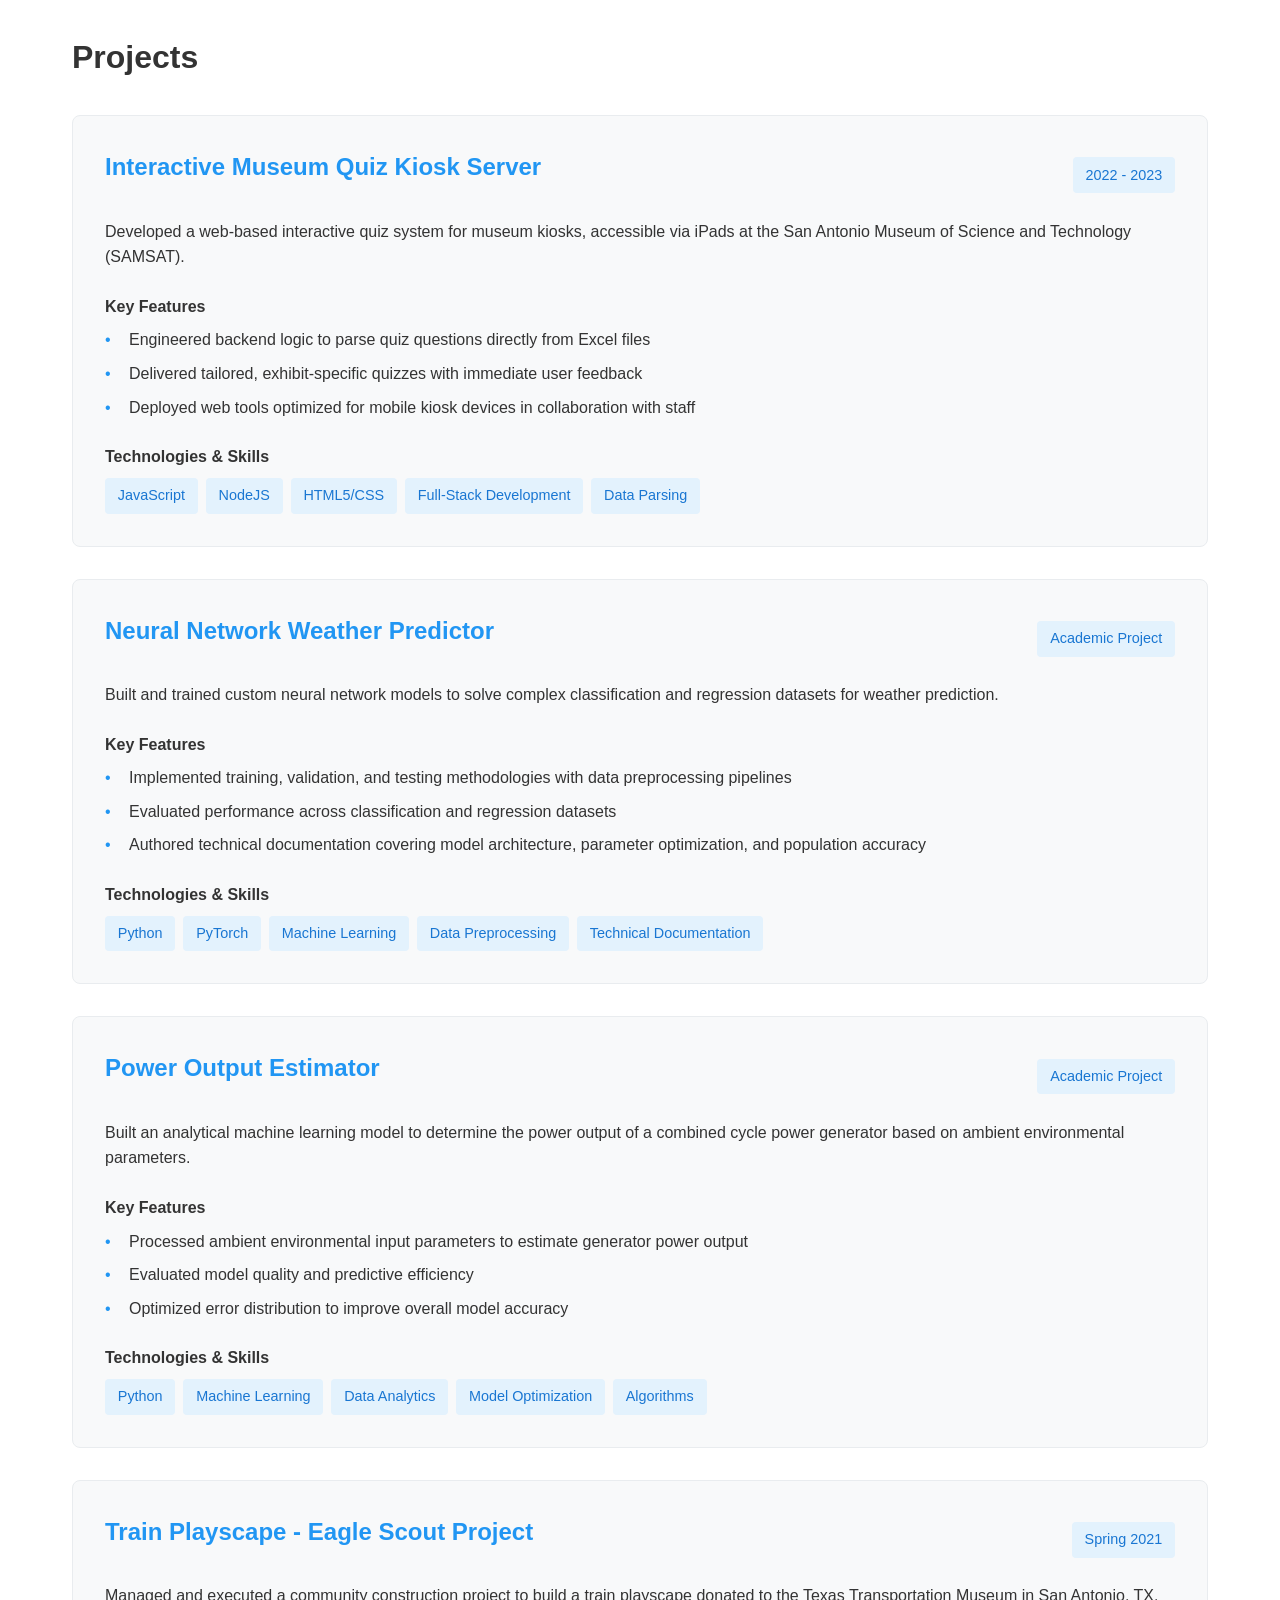
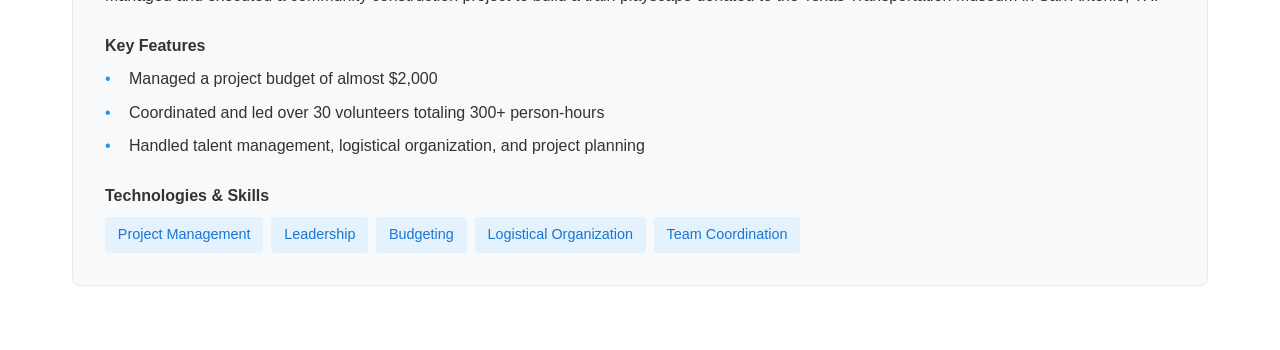
<file: projects.html>
<!doctype html>
<html lang="en">
	<head>
		<meta charset="UTF-8" />
		<meta name="viewport" content="width=device-width, initial-scale=1.0" />
		<title>Projects - Academic Portfolio</title>
		<link rel="stylesheet" href="./style.css" />
	</head>
	<body>
		<div class="container">
			<h2>Projects</h2>

			<!-- Interactive Museum Quiz Kiosk Server -->
			<div class="project-card">
				<div class="project-header">
					<div class="project-title-group">
						<h3 class="project-title">Interactive Museum Quiz Kiosk Server</h3>
					</div>
					<span class="project-timeline">2022 - 2023</span>
				</div>
				<div class="project-description">
					<p>
						Developed a web-based interactive quiz system for museum kiosks,
						accessible via iPads at the San Antonio Museum of Science and
						Technology (SAMSAT).
					</p>
				</div>
				<div class="key-features">
					<h4>Key Features</h4>
					<ul>
						<li>
							Engineered backend logic to parse quiz questions directly from
							Excel files
						</li>
						<li>
							Delivered tailored, exhibit-specific quizzes with immediate user
							feedback
						</li>
						<li>
							Deployed web tools optimized for mobile kiosk devices in
							collaboration with staff
						</li>
					</ul>
				</div>
				<div class="skills-section">
					<h4>Technologies & Skills</h4>
					<div class="skills-grid">
						<span class="skill-tag">JavaScript</span>
						<span class="skill-tag">NodeJS</span>
						<span class="skill-tag">HTML5/CSS</span>
						<span class="skill-tag">Full-Stack Development</span>
						<span class="skill-tag">Data Parsing</span>
					</div>
				</div>
			</div>

			<!-- Neural Network Weather Predictor -->
			<div class="project-card">
				<div class="project-header">
					<div class="project-title-group">
						<h3 class="project-title">Neural Network Weather Predictor</h3>
					</div>
					<span class="project-timeline">Academic Project</span>
				</div>
				<div class="project-description">
					<p>
						Built and trained custom neural network models to solve complex
						classification and regression datasets for weather prediction.
					</p>
				</div>
				<div class="key-features">
					<h4>Key Features</h4>
					<ul>
						<li>
							Implemented training, validation, and testing methodologies with
							data preprocessing pipelines
						</li>
						<li>
							Evaluated performance across classification and regression
							datasets
						</li>
						<li>
							Authored technical documentation covering model architecture,
							parameter optimization, and population accuracy
						</li>
					</ul>
				</div>
				<div class="skills-section">
					<h4>Technologies & Skills</h4>
					<div class="skills-grid">
						<span class="skill-tag">Python</span>
						<span class="skill-tag">PyTorch</span>
						<span class="skill-tag">Machine Learning</span>
						<span class="skill-tag">Data Preprocessing</span>
						<span class="skill-tag">Technical Documentation</span>
					</div>
				</div>
			</div>

			<!-- Power Output Estimator -->
			<div class="project-card">
				<div class="project-header">
					<div class="project-title-group">
						<h3 class="project-title">Power Output Estimator</h3>
					</div>
					<span class="project-timeline">Academic Project</span>
				</div>
				<div class="project-description">
					<p>
						Built an analytical machine learning model to determine the power
						output of a combined cycle power generator based on ambient
						environmental parameters.
					</p>
				</div>
				<div class="key-features">
					<h4>Key Features</h4>
					<ul>
						<li>
							Processed ambient environmental input parameters to estimate
							generator power output
						</li>
						<li>Evaluated model quality and predictive efficiency</li>
						<li>
							Optimized error distribution to improve overall model accuracy
						</li>
					</ul>
				</div>
				<div class="skills-section">
					<h4>Technologies & Skills</h4>
					<div class="skills-grid">
						<span class="skill-tag">Python</span>
						<span class="skill-tag">Machine Learning</span>
						<span class="skill-tag">Data Analytics</span>
						<span class="skill-tag">Model Optimization</span>
						<span class="skill-tag">Algorithms</span>
					</div>
				</div>
			</div>

			<!-- Train Playscape for Texas Transportation Museum -->
			<div class="project-card">
				<div class="project-header">
					<div class="project-title-group">
						<h3 class="project-title">Train Playscape - Eagle Scout Project</h3>
					</div>
					<span class="project-timeline">Spring 2021</span>
				</div>
				<div class="project-description">
					<p>
						Managed and executed a community construction project to build a
						train playscape donated to the Texas Transportation Museum in San
						Antonio, TX.
					</p>
				</div>
				<div class="key-features">
					<h4>Key Features</h4>
					<ul>
						<li>Managed a project budget of almost $2,000</li>
						<li>
							Coordinated and led over 30 volunteers totaling 300+ person-hours
						</li>
						<li>
							Handled talent management, logistical organization, and project
							planning
						</li>
					</ul>
				</div>
				<div class="skills-section">
					<h4>Technologies & Skills</h4>
					<div class="skills-grid">
						<span class="skill-tag">Project Management</span>
						<span class="skill-tag">Leadership</span>
						<span class="skill-tag">Budgeting</span>
						<span class="skill-tag">Logistical Organization</span>
						<span class="skill-tag">Team Coordination</span>
					</div>
				</div>
			</div>
		</div>
	</body>
</html>
</file>
<file: style.css>
* {
    margin: 0;
    padding: 0;
    box-sizing: border-box;
    font-family: "Segoe UI", Tahoma, Geneva, Verdana, sans-serif;
}

body {
    background-color: #ffffff;
    color: #333;
    line-height: 1.6;
}

.container {
    max-width: 1200px;
    margin: 0 auto;
    padding: 2rem;
}

.project-card {
    background: #f8f9fa;
    border-radius: 8px;
    padding: 2rem;
    margin-bottom: 2rem;
    transition: transform 0.3s ease;
    border: 1px solid #e9ecef;
}

.project-card:hover {
    transform: translateY(-5px);
    box-shadow: 0 4px 12px rgba(0, 0, 0, 0.1);
}

.project-title {
    font-size: 1.5rem;
    color: #2196f3;
    margin-bottom: 1rem;
}

.project-description {
    margin-bottom: 1.5rem;
}

.key-features {
    margin-bottom: 1.5rem;
}

.key-features h4 {
    margin-bottom: 0.5rem;
    color: #333;
}

.key-features ul {
    list-style-type: none;
    padding-left: 0;
}

.key-features li {
    margin-bottom: 0.5rem;
    padding-left: 1.5rem;
    position: relative;
}

.key-features li::before {
    content: "•";
    color: #2196f3;
    position: absolute;
    left: 0;
}

.skills-section {
    margin-top: 1.5rem;
}

.skills-grid {
    display: flex;
    flex-wrap: wrap;
    gap: 0.5rem;
    margin-top: 0.5rem;
}

.skill-tag {
    background: #e3f2fd;
    color: #1976d2;
    padding: 0.4rem 0.8rem;
    border-radius: 4px;
    font-size: 0.9rem;
    font-weight: 500;
}

h2 {
    font-size: 2rem;
    color: #333;
    margin-bottom: 2rem;
}

.project-header {
    display: flex;
    align-items: center;
    gap: 1rem;
    margin-bottom: 1rem;
}

.project-title-group {
    flex-grow: 1;
}

.project-timeline {
    font-size: 0.9rem;
    color: #1976d2;
    background: #e3f2fd;
    padding: 0.4rem 0.8rem;
    border-radius: 4px;
    font-weight: 500;
    white-space: nowrap;
}

.cv-section {
    text-align: center;
    padding: 3rem;
    margin: 2rem 0;
    background: #f5f5f5;
    border-radius: 8px;
}

.cv-download-button {
    display: inline-flex;
    align-items: center;
    gap: 0.5rem;
    padding: 1rem 2rem;
    background-color: #2196f3;
    color: white;
    text-decoration: none;
    border-radius: 4px;
    transition: background-color 0.3s;
    font-size: 1.1rem;
}

.cv-download-button:hover {
    background-color: #1976d2;
}

.cv-icon {
    width: 24px;
    height: 24px;
}

.cv-description {
    margin-top: 1rem;
    color: #666;
}

nav {
    display: flex;
    justify-content: space-between;
    align-items: center;
    margin-bottom: 2rem;
}

.name-title {
    font-size: 1.5rem;
    color: #333;
    text-decoration: none;
}

.nav-links {
    display: flex;
    gap: 2rem;
}

.nav-links a {
    text-decoration: none;
    color: #666;
    transition: color 0.3s;
}

.nav-links a:hover {
    color: #2196f3;
}

.profile-section {
    display: grid;
    grid-template-columns: 300px 1fr;
    gap: 2rem;
    margin-bottom: 2rem;
}

.profile-sidebar {
    display: flex;
    flex-direction: column;
    gap: 0.5rem;
}

.profile-image {
    width: 250px;
    height: 250px;
    border-radius: 50%;
    object-fit: cover;
    margin-bottom: 0.5rem;
}

.profile-info h1 {
    font-size: 2rem;
    margin-bottom: 0.5rem;
}

.interests {
    color: #666;
    margin-bottom: 1rem;
}

.social-links {
    display: flex;
    flex-direction: column;
    gap: 0.5rem;
}

.social-link {
    text-decoration: none;
    color: #333;
    display: flex;
    align-items: center;
    gap: 0.8rem;
    padding: 0.7rem;
    transition: all 0.3s ease;
    border-radius: 8px;
    font-size: 0.95rem;
}

.social-link i {
    width: 20px;
    text-align: center;
    font-size: 1.2rem;
}

.ttu-logo {
    width: 16px;
    height: 16px;
    margin-right: 0.5rem;
}

/* Colorful icons */
.social-link.linkedin i {
    color: #0077b5;
}

.social-link.github i {
    color: #333;
}

.social-link.twitter i {
    color: #1da1f2;
}

.social-link.email i {
    color: #ea4335;
}

.social-link.university i {
    color: #cc0000;
}

.social-link.location i {
    color: #34a853;
}

/* Hover effects */
.social-link:hover {
    transform: translateX(5px);
    background-color: #f8f9fa;
}

.social-link.linkedin:hover {
    background-color: #e6f3f9;
}

.social-link.github:hover {
    background-color: #f6f8fa;
}

.social-link.twitter:hover {
    background-color: #e8f5fd;
}

.social-link.email:hover {
    background-color: #fef2f2;
}

.social-link.university:hover {
    background-color: #fff5f5;
}

.social-link.location:hover {
    background-color: #f2f8f4;
}

.main-content h2 {
    font-size: 2rem;
    color: #333;
    margin-bottom: 1.5rem;
}

.content-block {
    margin-bottom: 1.5rem;
    line-height: 1.8;
}

.highlight-link {
    color: #2196f3;
    text-decoration: none;
    transition: color 0.3s;
}

.highlight-link:hover {
    text-decoration: underline;
    color: #1976d2;
}

.content-block p {
    margin-bottom: 1rem;
}

@media (max-width: 768px) {
    .container {
        padding: 1rem;
    }

    .project-card {
        padding: 1.5rem;
    }

    .project-header {
        flex-direction: column;
        align-items: flex-start;
        gap: 0.5rem;
    }

    .profile-section {
        grid-template-columns: 1fr;
    }

    .profile-sidebar {
        align-items: center;
        text-align: center;
    }

    .nav-links {
        display: none;
    }

    .social-link {
        justify-content: center;
    }
}
</file>
